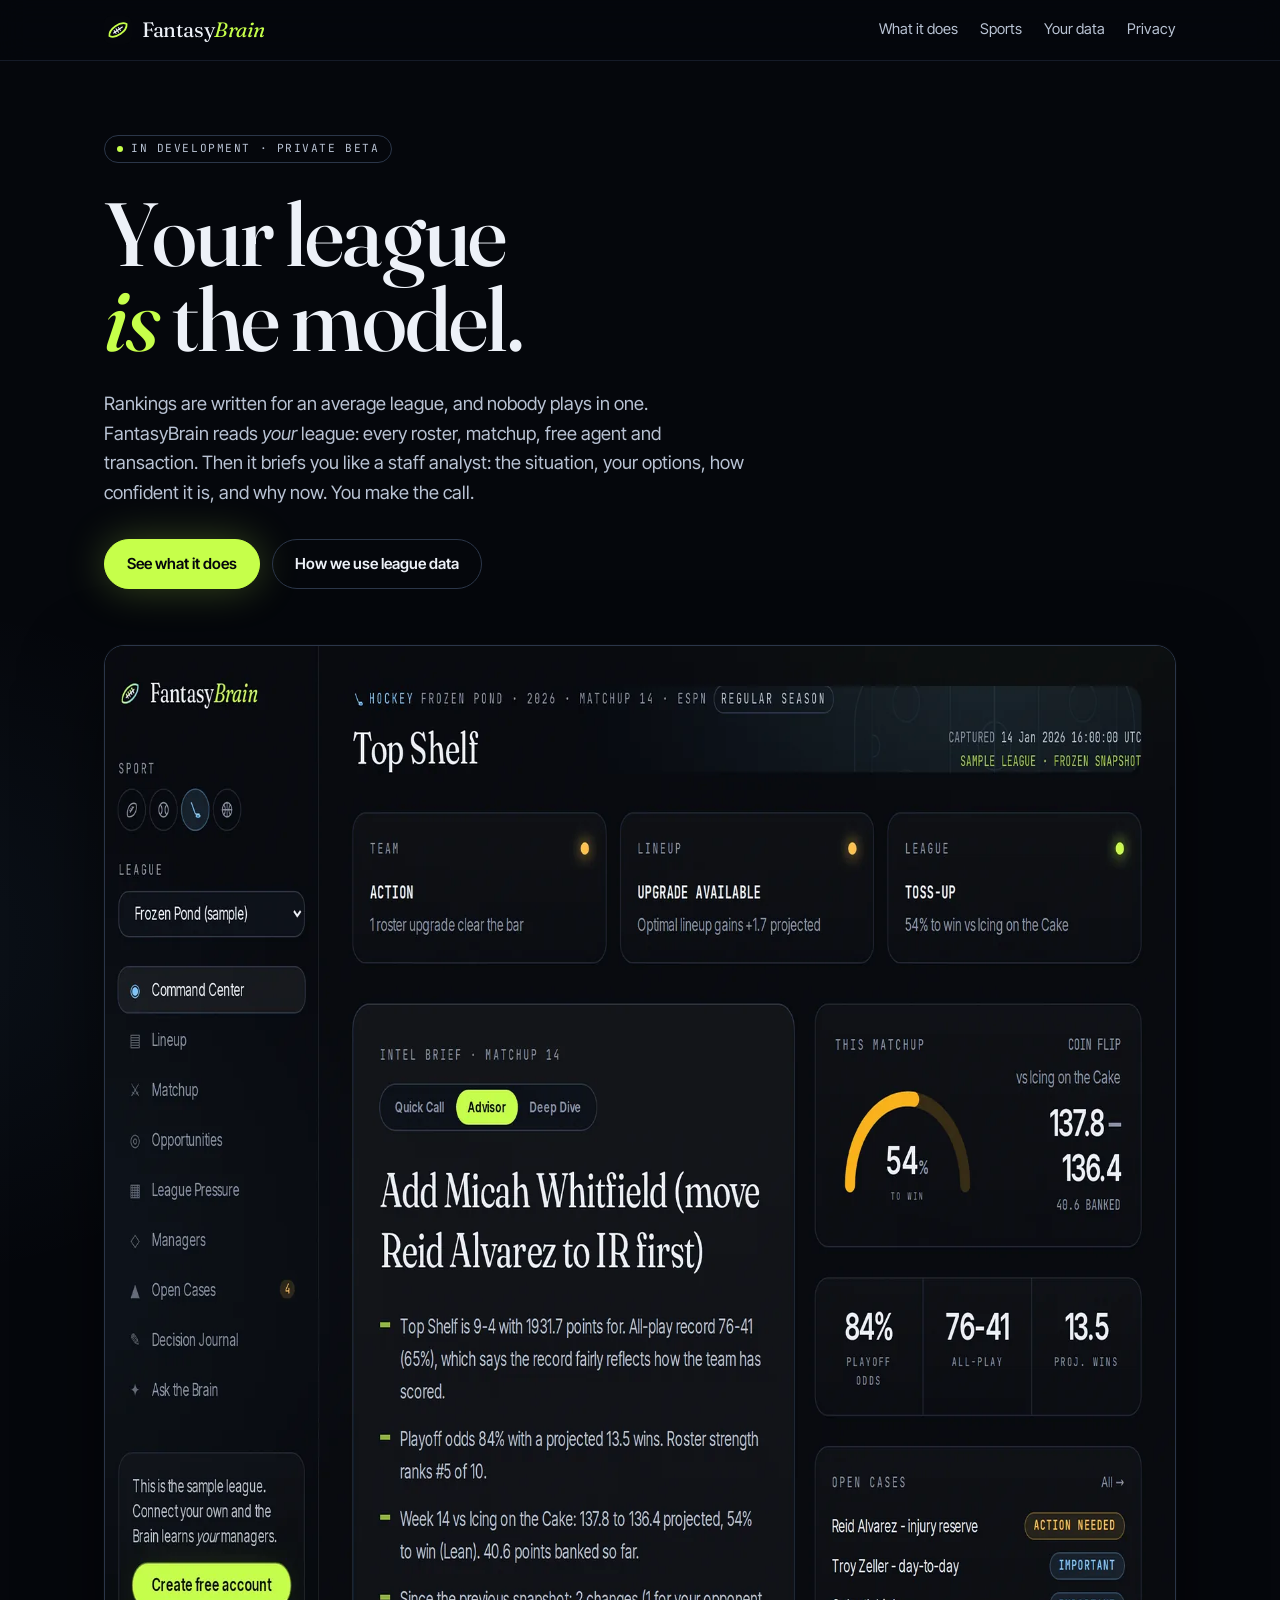
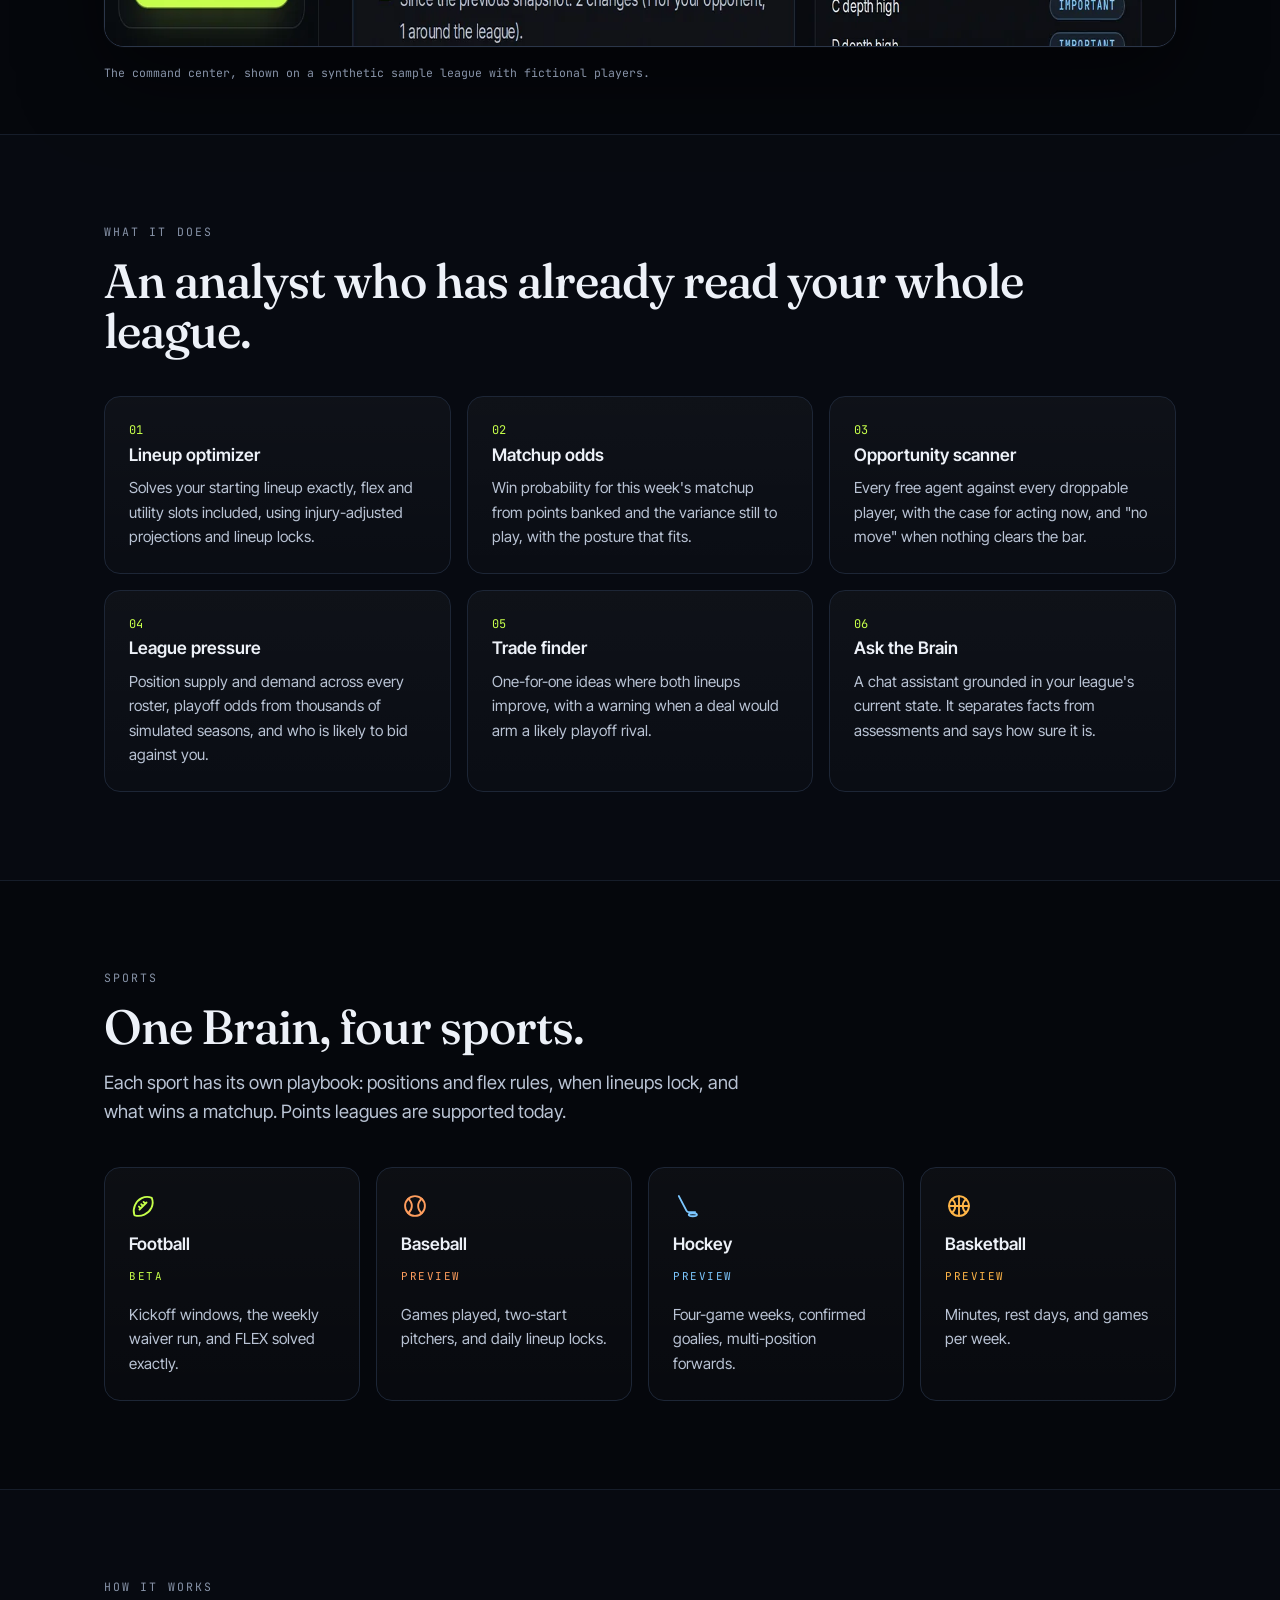
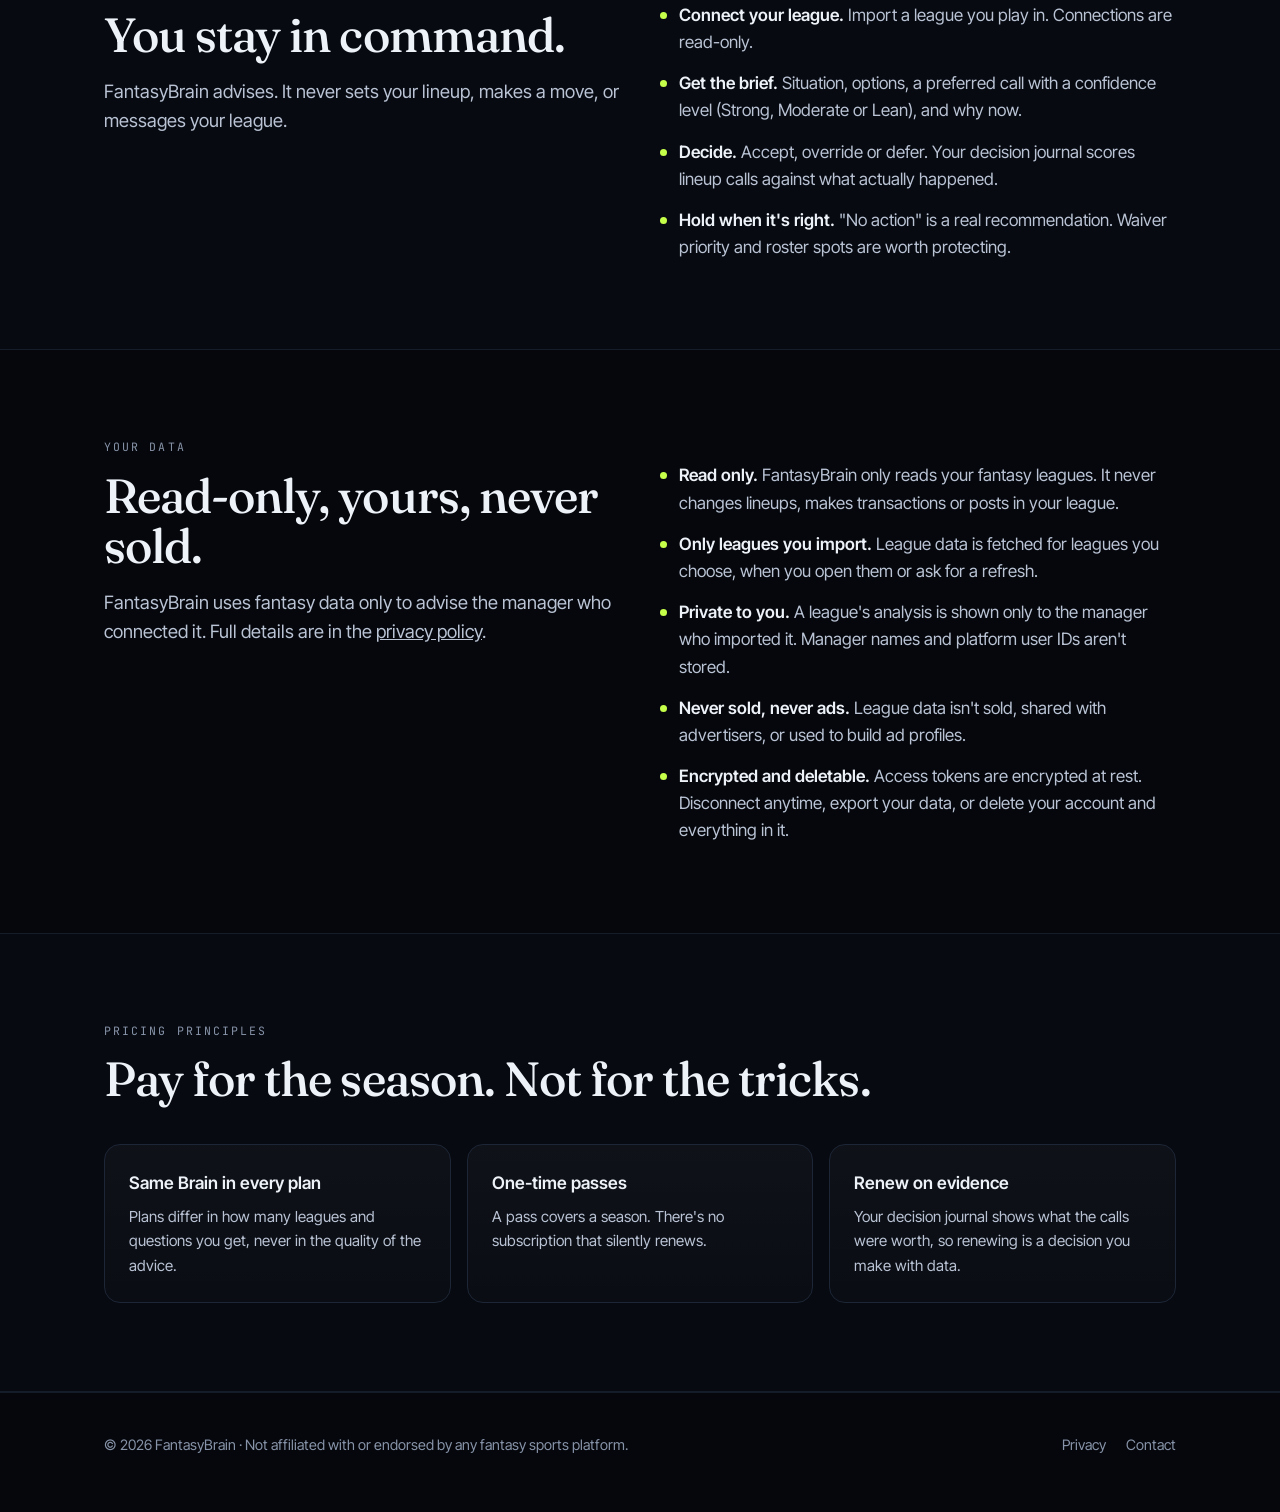
<file: index.html>
<!doctype html>
<html lang="en">
  <head>
    <meta charset="utf-8" />
    <meta name="viewport" content="width=device-width, initial-scale=1" />
    <title>FantasyBrain · League intelligence for fantasy managers</title>
    <meta
      name="description"
      content="FantasyBrain is an analyst for your own fantasy league. It reads your league's rosters, matchups and free agents, then briefs you: lineup calls, win probability, waiver and trade ideas. You make every decision."
    />
    <meta property="og:title" content="FantasyBrain · Your league is the model" />
    <meta property="og:description" content="League intelligence for fantasy football, baseball, hockey and basketball managers." />
    <meta property="og:type" content="website" />
    <meta property="og:image" content="assets/war-room.jpg" />
    <meta name="theme-color" content="#05070c" />
    <link rel="icon" href="favicon.svg" type="image/svg+xml" />
    <link rel="preconnect" href="https://fonts.googleapis.com" />
    <link rel="preconnect" href="https://fonts.gstatic.com" crossorigin />
    <link
      href="https://fonts.googleapis.com/css2?family=Fraunces:ital,opsz,wght@0,9..144,400..600;1,9..144,400..600&family=Inter+Tight:wght@400;500;600&family=JetBrains+Mono:wght@400;500&display=swap"
      rel="stylesheet"
    />
    <link rel="stylesheet" href="styles.css" />
  </head>
  <body>
    <header class="nav">
      <div class="wrap">
        <a class="brand" href="./" aria-label="FantasyBrain home">
          <img src="favicon.svg" width="28" height="28" alt="" />
          <span>Fantasy<em>Brain</em></span>
        </a>
        <nav class="nav-links" aria-label="Sections">
          <a class="optional" href="#what">What it does</a>
          <a class="optional" href="#sports">Sports</a>
          <a href="#data">Your data</a>
          <a href="privacy.html">Privacy</a>
        </nav>
      </div>
    </header>

    <main id="main">
      <section class="hero">
        <div class="wrap">
          <span class="pill"><span class="dot"></span>In development · private beta</span>
          <h1 style="margin-top: 28px">
            Your league<br />
            <span class="accent">is</span> the model.
          </h1>
          <p class="lede" style="margin-top: 28px">
            Rankings are written for an average league, and nobody plays in one. FantasyBrain reads <em>your</em> league: every roster, matchup, free
            agent and transaction. Then it briefs you like a staff analyst: the situation, your options, how confident it is, and why now. You make the
            call.
          </p>
          <div class="actions">
            <a class="btn btn-primary" href="#what">See what it does</a>
            <a class="btn" href="#data">How we use league data</a>
          </div>
          <figure class="shot" style="margin-left: 0; margin-right: 0">
            <picture>
              <source srcset="assets/war-room.webp" type="image/webp" />
              <img
                src="assets/war-room.jpg"
                width="1600"
                height="1000"
                alt="The FantasyBrain command center for a sample hockey league: a recommended roster move, a 54% win probability for this matchup, playoff odds and open injury cases."
                loading="eager"
              />
            </picture>
          </figure>
          <p class="caption">The command center, shown on a synthetic sample league with fictional players.</p>
        </div>
      </section>

      <section id="what" class="band">
        <div class="wrap">
          <div class="eyebrow">What it does</div>
          <h2 style="margin-top: 14px">An analyst who has already read your whole league.</h2>
          <div class="grid grid-3">
            <div class="card">
              <div class="num">01</div>
              <h3>Lineup optimizer</h3>
              <p>Solves your starting lineup exactly, flex and utility slots included, using injury-adjusted projections and lineup locks.</p>
            </div>
            <div class="card">
              <div class="num">02</div>
              <h3>Matchup odds</h3>
              <p>Win probability for this week's matchup from points banked and the variance still to play, with the posture that fits.</p>
            </div>
            <div class="card">
              <div class="num">03</div>
              <h3>Opportunity scanner</h3>
              <p>Every free agent against every droppable player, with the case for acting now, and "no move" when nothing clears the bar.</p>
            </div>
            <div class="card">
              <div class="num">04</div>
              <h3>League pressure</h3>
              <p>Position supply and demand across every roster, playoff odds from thousands of simulated seasons, and who is likely to bid against you.</p>
            </div>
            <div class="card">
              <div class="num">05</div>
              <h3>Trade finder</h3>
              <p>One-for-one ideas where both lineups improve, with a warning when a deal would arm a likely playoff rival.</p>
            </div>
            <div class="card">
              <div class="num">06</div>
              <h3>Ask the Brain</h3>
              <p>A chat assistant grounded in your league's current state. It separates facts from assessments and says how sure it is.</p>
            </div>
          </div>
        </div>
      </section>

      <section id="sports">
        <div class="wrap">
          <div class="eyebrow">Sports</div>
          <h2 style="margin-top: 14px">One Brain, four sports.</h2>
          <p class="lede" style="margin-top: 16px">
            Each sport has its own playbook: positions and flex rules, when lineups lock, and what wins a matchup. Points leagues are supported today.
          </p>
          <div class="grid grid-4">
            <div class="card sport" style="color: var(--signal)">
              <svg viewBox="0 0 24 24" aria-hidden="true" fill="none" stroke="currentColor" stroke-width="1.6" stroke-linecap="round" stroke-linejoin="round">
                <path d="M4.5 19.5c-1.6-5.4 1.2-11.7 6.4-14.2 2.7-1.3 5.9-1.4 8.6-.3 1.1 2.7 1 5.9-.3 8.6-2.5 5.2-8.8 8-14.2 6.4Z" />
                <path d="m9 15 6-6M10.5 10.5l1.5 1.5M12.5 8.5l1.5 1.5M8.5 12.5l1.5 1.5" />
              </svg>
              <h3 style="color: var(--paper)">Football</h3>
              <span class="status">Beta</span>
              <p>Kickoff windows, the weekly waiver run, and FLEX solved exactly.</p>
            </div>
            <div class="card sport" style="color: var(--clay)">
              <svg viewBox="0 0 24 24" aria-hidden="true" fill="none" stroke="currentColor" stroke-width="1.6" stroke-linecap="round" stroke-linejoin="round">
                <circle cx="12" cy="12" r="8.5" />
                <path d="M6.2 5.8c2 1.7 3.1 3.8 3.1 6.2s-1.1 4.5-3.1 6.2M17.8 5.8c-2 1.7-3.1 3.8-3.1 6.2s1.1 4.5 3.1 6.2" />
              </svg>
              <h3 style="color: var(--paper)">Baseball</h3>
              <span class="status">Preview</span>
              <p>Games played, two-start pitchers, and daily lineup locks.</p>
            </div>
            <div class="card sport" style="color: var(--ice)">
              <svg viewBox="0 0 24 24" aria-hidden="true" fill="none" stroke="currentColor" stroke-width="1.6" stroke-linecap="round" stroke-linejoin="round">
                <path d="M5 3.5 11.5 16c.4.8 1.2 1.2 2 1.2H19" />
                <ellipse cx="17" cy="19.5" rx="3.5" ry="1.3" />
              </svg>
              <h3 style="color: var(--paper)">Hockey</h3>
              <span class="status">Preview</span>
              <p>Four-game weeks, confirmed goalies, multi-position forwards.</p>
            </div>
            <div class="card sport" style="color: var(--hardwood)">
              <svg viewBox="0 0 24 24" aria-hidden="true" fill="none" stroke="currentColor" stroke-width="1.6" stroke-linecap="round" stroke-linejoin="round">
                <circle cx="12" cy="12" r="8.5" />
                <path d="M3.5 12h17M12 3.5v17M6 6c1.8 1.6 2.8 3.7 2.8 6S7.8 16.4 6 18M18 6c-1.8 1.6-2.8 3.7-2.8 6s1 4.4 2.8 6" />
              </svg>
              <h3 style="color: var(--paper)">Basketball</h3>
              <span class="status">Preview</span>
              <p>Minutes, rest days, and games per week.</p>
            </div>
          </div>
        </div>
      </section>

      <section class="band">
        <div class="wrap split">
          <div>
            <div class="eyebrow">How it works</div>
            <h2 style="margin-top: 14px">You stay in command.</h2>
            <p class="lede" style="margin-top: 16px">FantasyBrain advises. It never sets your lineup, makes a move, or messages your league.</p>
          </div>
          <ul class="checks">
            <li><span><strong>Connect your league.</strong> Import a league you play in. Connections are read-only.</span></li>
            <li><span><strong>Get the brief.</strong> Situation, options, a preferred call with a confidence level (Strong, Moderate or Lean), and why now.</span></li>
            <li><span><strong>Decide.</strong> Accept, override or defer. Your decision journal scores lineup calls against what actually happened.</span></li>
            <li><span><strong>Hold when it's right.</strong> "No action" is a real recommendation. Waiver priority and roster spots are worth protecting.</span></li>
          </ul>
        </div>
      </section>

      <section id="data">
        <div class="wrap split">
          <div>
            <div class="eyebrow">Your data</div>
            <h2 style="margin-top: 14px">Read-only, yours, never sold.</h2>
            <p class="lede" style="margin-top: 16px">
              FantasyBrain uses fantasy data only to advise the manager who connected it. Full details are in the <a href="privacy.html">privacy policy</a>.
            </p>
          </div>
          <ul class="checks">
            <li>
              <span><strong>Read only.</strong> FantasyBrain only reads your fantasy leagues. It never changes lineups, makes transactions or posts in your league.</span>
            </li>
            <li><span><strong>Only leagues you import.</strong> League data is fetched for leagues you choose, when you open them or ask for a refresh.</span></li>
            <li><span><strong>Private to you.</strong> A league's analysis is shown only to the manager who imported it. Manager names and platform user IDs aren't stored.</span></li>
            <li><span><strong>Never sold, never ads.</strong> League data isn't sold, shared with advertisers, or used to build ad profiles.</span></li>
            <li><span><strong>Encrypted and deletable.</strong> Access tokens are encrypted at rest. Disconnect anytime, export your data, or delete your account and everything in it.</span></li>
          </ul>
        </div>
      </section>

      <section class="band">
        <div class="wrap">
          <div class="eyebrow">Pricing principles</div>
          <h2 style="margin-top: 14px">Pay for the season. Not for the tricks.</h2>
          <div class="grid grid-3">
            <div class="card">
              <h3>Same Brain in every plan</h3>
              <p>Plans differ in how many leagues and questions you get, never in the quality of the advice.</p>
            </div>
            <div class="card">
              <h3>One-time passes</h3>
              <p>A pass covers a season. There's no subscription that silently renews.</p>
            </div>
            <div class="card">
              <h3>Renew on evidence</h3>
              <p>Your decision journal shows what the calls were worth, so renewing is a decision you make with data.</p>
            </div>
          </div>
        </div>
      </section>
    </main>

    <footer>
      <div class="wrap">
        <span>© 2026 FantasyBrain · Not affiliated with or endorsed by any fantasy sports platform.</span>
        <nav aria-label="Footer">
          <a href="privacy.html">Privacy</a>
          <a href="https://github.com/fantasybrainproject">Contact</a>
        </nav>
      </div>
    </footer>
  </body>
</html>
</file>
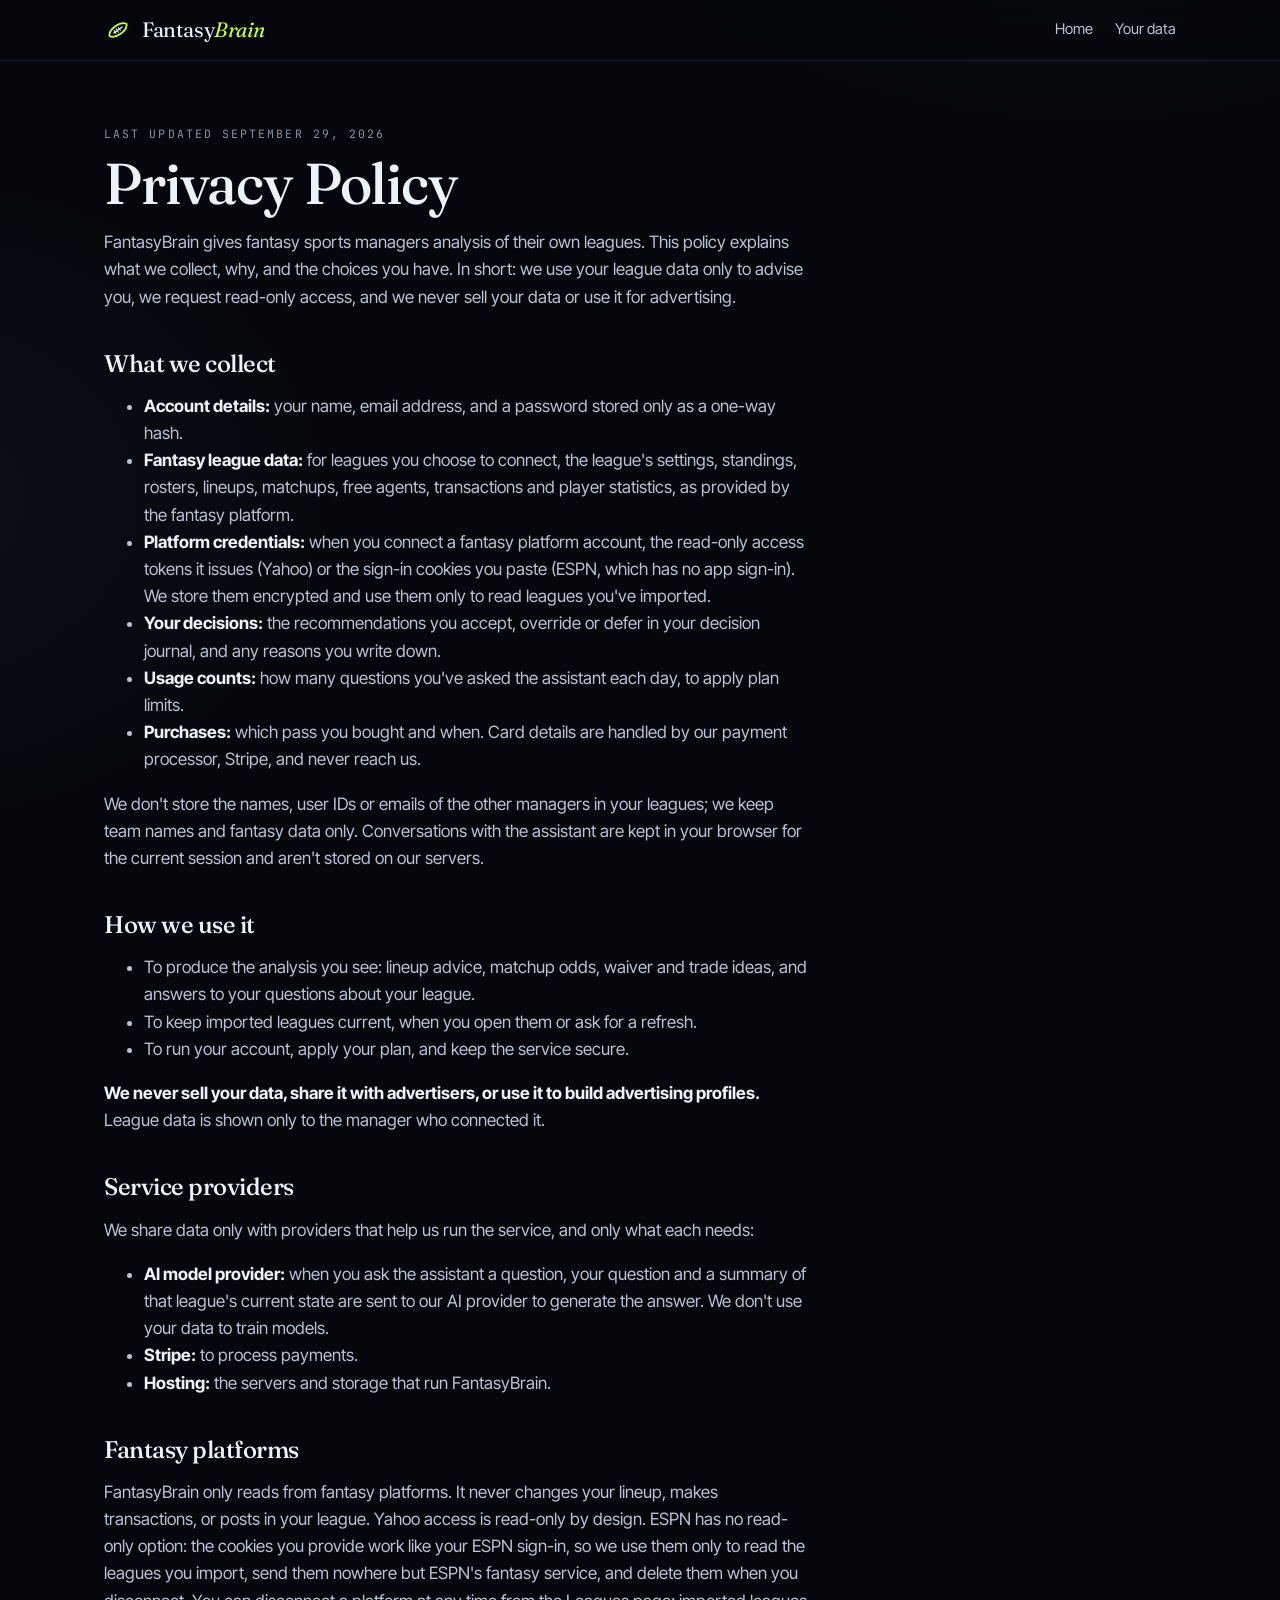
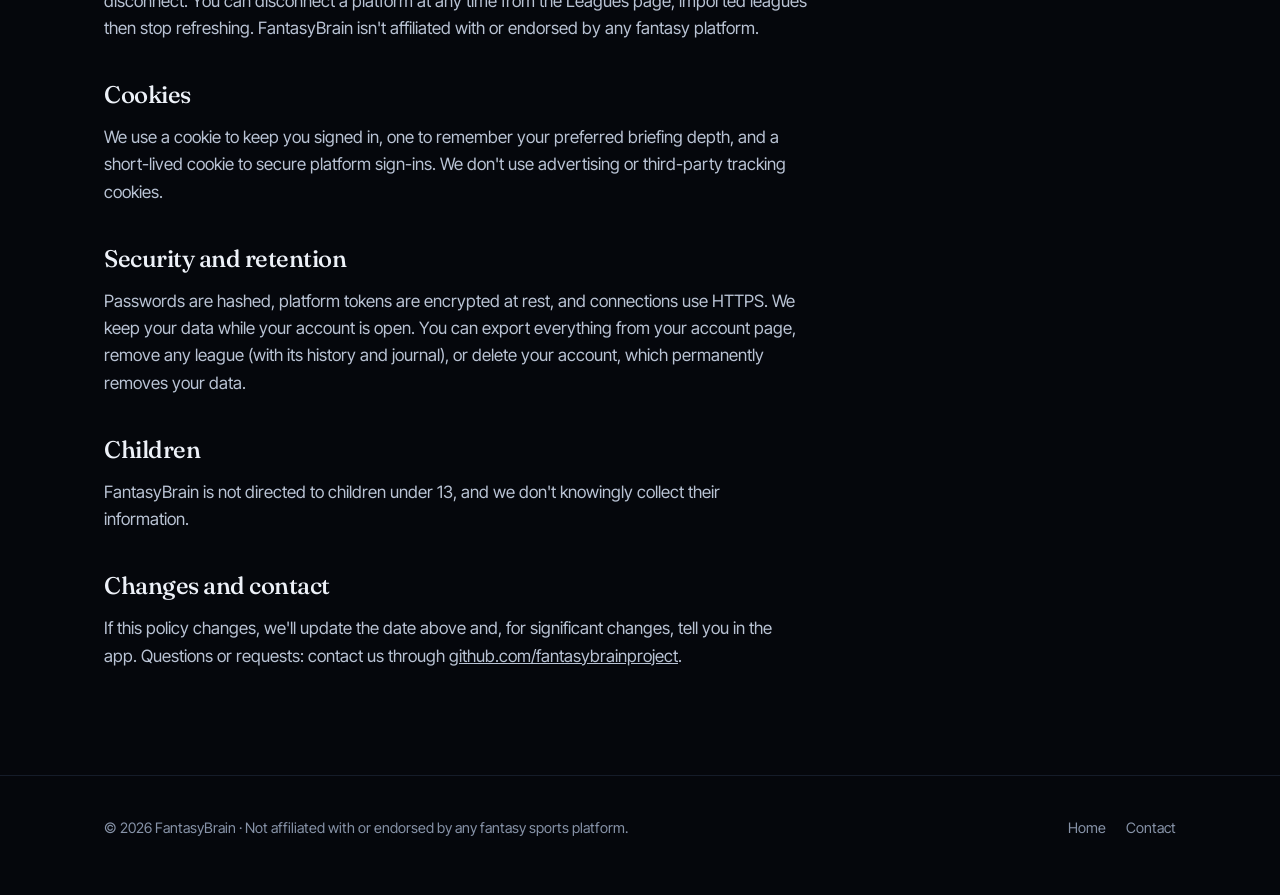
<file: privacy.html>
<!doctype html>
<html lang="en">
  <head>
    <meta charset="utf-8" />
    <meta name="viewport" content="width=device-width, initial-scale=1" />
    <title>Privacy Policy · FantasyBrain</title>
    <meta name="description" content="How FantasyBrain collects, uses and protects fantasy league data and account information." />
    <meta name="theme-color" content="#05070c" />
    <link rel="icon" href="favicon.svg" type="image/svg+xml" />
    <link rel="preconnect" href="https://fonts.googleapis.com" />
    <link rel="preconnect" href="https://fonts.gstatic.com" crossorigin />
    <link
      href="https://fonts.googleapis.com/css2?family=Fraunces:ital,opsz,wght@0,9..144,400..600;1,9..144,400..600&family=Inter+Tight:wght@400;500;600&family=JetBrains+Mono:wght@400;500&display=swap"
      rel="stylesheet"
    />
    <link rel="stylesheet" href="styles.css" />
  </head>
  <body>
    <header class="nav">
      <div class="wrap">
        <a class="brand" href="./" aria-label="FantasyBrain home">
          <img src="favicon.svg" width="28" height="28" alt="" />
          <span>Fantasy<em>Brain</em></span>
        </a>
        <nav class="nav-links" aria-label="Sections">
          <a href="./">Home</a>
          <a href="./#data">Your data</a>
        </nav>
      </div>
    </header>

    <main id="main" class="wrap">
      <article class="prose">
        <div class="eyebrow">Last updated September 29, 2026</div>
        <h1 style="margin-top: 14px">Privacy Policy</h1>
        <p>
          FantasyBrain gives fantasy sports managers analysis of their own leagues. This policy explains what we collect, why, and the choices you have. In
          short: we use your league data only to advise you, we request read-only access, and we never sell your data or use it for advertising.
        </p>

        <h2>What we collect</h2>
        <ul>
          <li><strong>Account details:</strong> your name, email address, and a password stored only as a one-way hash.</li>
          <li>
            <strong>Fantasy league data:</strong> for leagues you choose to connect, the league's settings, standings, rosters, lineups, matchups, free agents,
            transactions and player statistics, as provided by the fantasy platform.
          </li>
          <li>
            <strong>Platform credentials:</strong> when you connect a fantasy platform account, the read-only access tokens it issues (Yahoo) or the sign-in
            cookies you paste (ESPN, which has no app sign-in). We store them encrypted and use them only to read leagues you've imported.
          </li>
          <li><strong>Your decisions:</strong> the recommendations you accept, override or defer in your decision journal, and any reasons you write down.</li>
          <li><strong>Usage counts:</strong> how many questions you've asked the assistant each day, to apply plan limits.</li>
          <li><strong>Purchases:</strong> which pass you bought and when. Card details are handled by our payment processor, Stripe, and never reach us.</li>
        </ul>
        <p>
          We don't store the names, user IDs or emails of the other managers in your leagues; we keep team names and fantasy data only. Conversations with the
          assistant are kept in your browser for the current session and aren't stored on our servers.
        </p>

        <h2>How we use it</h2>
        <ul>
          <li>To produce the analysis you see: lineup advice, matchup odds, waiver and trade ideas, and answers to your questions about your league.</li>
          <li>To keep imported leagues current, when you open them or ask for a refresh.</li>
          <li>To run your account, apply your plan, and keep the service secure.</li>
        </ul>
        <p>
          <strong>We never sell your data, share it with advertisers, or use it to build advertising profiles.</strong> League data is shown only to the
          manager who connected it.
        </p>

        <h2>Service providers</h2>
        <p>We share data only with providers that help us run the service, and only what each needs:</p>
        <ul>
          <li>
            <strong>AI model provider:</strong> when you ask the assistant a question, your question and a summary of that league's current state are sent to our
            AI provider to generate the answer. We don't use your data to train models.
          </li>
          <li><strong>Stripe:</strong> to process payments.</li>
          <li><strong>Hosting:</strong> the servers and storage that run FantasyBrain.</li>
        </ul>

        <h2>Fantasy platforms</h2>
        <p>
          FantasyBrain only reads from fantasy platforms. It never changes your lineup, makes transactions, or posts in your league. Yahoo access is read-only by
          design. ESPN has no read-only option: the cookies you provide work like your ESPN sign-in, so we use them only to read the leagues you import, send them
          nowhere but ESPN's fantasy service, and delete them when you disconnect. You can disconnect a platform at any time from the Leagues page; imported
          leagues then stop refreshing. FantasyBrain isn't affiliated with
          or endorsed by any fantasy platform.
        </p>

        <h2>Cookies</h2>
        <p>
          We use a cookie to keep you signed in, one to remember your preferred briefing depth, and a short-lived cookie to secure platform sign-ins. We don't use advertising or third-party tracking
          cookies.
        </p>

        <h2>Security and retention</h2>
        <p>
          Passwords are hashed, platform tokens are encrypted at rest, and connections use HTTPS. We keep your data while your account is open. You can export
          everything from your account page, remove any league (with its history and journal), or delete your account, which permanently removes your data.
        </p>

        <h2>Children</h2>
        <p>FantasyBrain is not directed to children under 13, and we don't knowingly collect their information.</p>

        <h2>Changes and contact</h2>
        <p>
          If this policy changes, we'll update the date above and, for significant changes, tell you in the app. Questions or requests: contact us through
          <a href="https://github.com/fantasybrainproject">github.com/fantasybrainproject</a>.
        </p>
      </article>
    </main>

    <footer>
      <div class="wrap">
        <span>© 2026 FantasyBrain · Not affiliated with or endorsed by any fantasy sports platform.</span>
        <nav aria-label="Footer">
          <a href="./">Home</a>
          <a href="https://github.com/fantasybrainproject">Contact</a>
        </nav>
      </div>
    </footer>
  </body>
</html>
</file>
<file: styles.css>
:root {
  --ink-950: #05070c;
  --ink-900: #0a0e16;
  --ink-800: #131a27;
  --line: #1d2636;
  --line-strong: #2b3649;
  --fog: #8793a8;
  --mist: #b9c3d4;
  --paper: #edf1f8;
  --signal: #c6ff4a;
  --ice: #7cc7ff;
  --clay: #ff9e5e;
  --hardwood: #ffb547;
  --display: "Fraunces", ui-serif, Georgia, serif;
  --sans: "Inter Tight", ui-sans-serif, system-ui, sans-serif;
  --mono: "JetBrains Mono", ui-monospace, SFMono-Regular, monospace;
  color-scheme: dark;
}

* {
  box-sizing: border-box;
}

html {
  scroll-behavior: smooth;
}

body {
  margin: 0;
  background: var(--ink-950);
  color: var(--paper);
  font-family: var(--sans);
  font-size: 17px;
  line-height: 1.6;
  -webkit-font-smoothing: antialiased;
  background-image:
    radial-gradient(60rem 40rem at 85% -10%, rgb(198 255 74 / 0.07), transparent 60%),
    radial-gradient(50rem 36rem at -10% 20%, rgb(124 199 255 / 0.06), transparent 60%);
  background-repeat: no-repeat;
}

a {
  color: inherit;
}

img {
  max-width: 100%;
  display: block;
}

.wrap {
  max-width: 1120px;
  margin: 0 auto;
  padding: 0 16px;
}

@media (min-width: 640px) {
  .wrap {
    padding: 0 24px;
  }
}

/* Nav */
.nav {
  position: sticky;
  top: 0;
  z-index: 10;
  background: rgb(5 7 12 / 0.75);
  backdrop-filter: blur(14px);
  border-bottom: 1px solid rgb(29 38 54 / 0.7);
}
.nav .wrap {
  display: flex;
  align-items: center;
  justify-content: space-between;
  gap: 16px;
  height: 60px;
}
.brand {
  display: flex;
  align-items: center;
  gap: 10px;
  text-decoration: none;
  font-family: var(--display);
  font-size: 1.3rem;
  letter-spacing: -0.02em;
}
.brand em {
  color: var(--signal);
}
.nav-links {
  display: flex;
  gap: 22px;
  font-size: 0.92rem;
  color: var(--mist);
}
.nav-links a {
  text-decoration: none;
}
.nav-links a:hover {
  color: var(--paper);
}
@media (max-width: 640px) {
  .nav-links .optional {
    display: none;
  }
}

/* Type */
.eyebrow {
  font-family: var(--mono);
  font-size: 0.72rem;
  letter-spacing: 0.18em;
  text-transform: uppercase;
  color: var(--fog);
}
h1,
h2,
h3 {
  font-family: var(--display);
  font-weight: 500;
  letter-spacing: -0.02em;
  margin: 0;
}
h1 {
  font-size: clamp(2.8rem, 8vw, 5.6rem);
  line-height: 0.95;
}
h2 {
  font-size: clamp(2rem, 4.5vw, 3rem);
  line-height: 1.05;
}
h3 {
  font-family: var(--sans);
  font-weight: 600;
  font-size: 1.08rem;
  letter-spacing: 0;
}
.accent {
  font-style: italic;
  color: var(--signal);
}
.lede {
  color: var(--mist);
  font-size: 1.15rem;
  max-width: 40rem;
}
.muted {
  color: var(--fog);
}

/* Buttons */
.btn {
  display: inline-flex;
  align-items: center;
  gap: 8px;
  border-radius: 999px;
  padding: 12px 22px;
  font-weight: 600;
  font-size: 0.95rem;
  text-decoration: none;
  border: 1px solid var(--line-strong);
  transition: border-color 0.2s, transform 0.2s;
}
.btn:hover {
  border-color: var(--fog);
}
.btn-primary {
  background: var(--signal);
  color: var(--ink-950);
  border-color: var(--signal);
  box-shadow: 0 0 40px rgb(198 255 74 / 0.25);
}
.btn-primary:hover {
  transform: translateY(-1px);
  border-color: var(--signal);
}

/* Sections */
section {
  padding: 88px 0;
}
.hero {
  padding: 72px 0 40px;
}
.hero .actions {
  display: flex;
  flex-wrap: wrap;
  gap: 12px;
  margin-top: 32px;
}
.pill {
  display: inline-flex;
  align-items: center;
  gap: 8px;
  border-radius: 999px;
  padding: 4px 12px;
  border: 1px solid var(--line-strong);
  font-family: var(--mono);
  font-size: 0.7rem;
  letter-spacing: 0.14em;
  text-transform: uppercase;
  color: var(--mist);
}
.pill .dot {
  width: 6px;
  height: 6px;
  border-radius: 50%;
  background: var(--signal);
}
.shot {
  margin-top: 56px;
  border-radius: 20px;
  border: 1px solid var(--line-strong);
  overflow: hidden;
  box-shadow: 0 30px 80px rgb(0 0 0 / 0.5), 0 0 0 1px rgb(255 255 255 / 0.02);
}
.caption {
  margin-top: 12px;
  font-family: var(--mono);
  font-size: 0.72rem;
  color: var(--fog);
}
.band {
  border-top: 1px solid rgb(29 38 54 / 0.7);
  border-bottom: 1px solid rgb(29 38 54 / 0.7);
  background: rgb(10 14 22 / 0.5);
}
.grid {
  display: grid;
  gap: 16px;
  margin-top: 40px;
}
@media (min-width: 720px) {
  .grid-2 {
    grid-template-columns: repeat(2, 1fr);
  }
  .grid-3 {
    grid-template-columns: repeat(3, 1fr);
  }
  .grid-4 {
    grid-template-columns: repeat(4, 1fr);
  }
}
.card {
  background: linear-gradient(180deg, rgb(255 255 255 / 0.03), rgb(255 255 255 / 0.01));
  border: 1px solid var(--line);
  border-radius: 16px;
  padding: 24px;
}
.card p {
  margin: 8px 0 0;
  color: var(--mist);
  font-size: 0.95rem;
}
.card .num {
  font-family: var(--mono);
  font-size: 0.75rem;
  color: var(--signal);
}
.sport {
  display: flex;
  flex-direction: column;
  gap: 10px;
}
.sport svg {
  width: 28px;
  height: 28px;
}
.sport .status {
  font-family: var(--mono);
  font-size: 0.68rem;
  letter-spacing: 0.14em;
  text-transform: uppercase;
}
.steps {
  counter-reset: step;
}
.split {
  display: grid;
  gap: 40px;
}
@media (min-width: 900px) {
  .split {
    grid-template-columns: 1fr 1fr;
    align-items: start;
  }
}
.checks {
  list-style: none;
  padding: 0;
  margin: 24px 0 0;
  display: grid;
  gap: 14px;
}
.checks li {
  display: flex;
  gap: 12px;
  color: var(--mist);
}
.checks li::before {
  content: "";
  flex: none;
  width: 7px;
  height: 7px;
  margin-top: 10px;
  border-radius: 50%;
  background: var(--signal);
}
.checks strong {
  color: var(--paper);
  font-weight: 600;
}

/* Footer */
footer {
  border-top: 1px solid rgb(29 38 54 / 0.7);
  padding: 40px 0 56px;
  color: var(--fog);
  font-size: 0.9rem;
}
footer .wrap {
  display: flex;
  flex-wrap: wrap;
  gap: 16px 32px;
  justify-content: space-between;
}
footer nav {
  display: flex;
  gap: 20px;
}
footer a {
  text-decoration: none;
}
footer a:hover {
  color: var(--paper);
}

/* Long-form pages */
.prose {
  max-width: 44rem;
  padding: 64px 0 88px;
}
.prose h1 {
  font-size: clamp(2.4rem, 6vw, 3.6rem);
}
.prose h2 {
  font-size: 1.5rem;
  margin-top: 40px;
}
.prose p,
.prose li {
  color: var(--mist);
}
.prose strong {
  color: var(--paper);
}

:focus-visible {
  outline: 2px solid var(--signal);
  outline-offset: 3px;
  border-radius: 6px;
}

@media (prefers-reduced-motion: reduce) {
  html {
    scroll-behavior: auto;
  }
  .btn {
    transition: none;
  }
}
</file>
